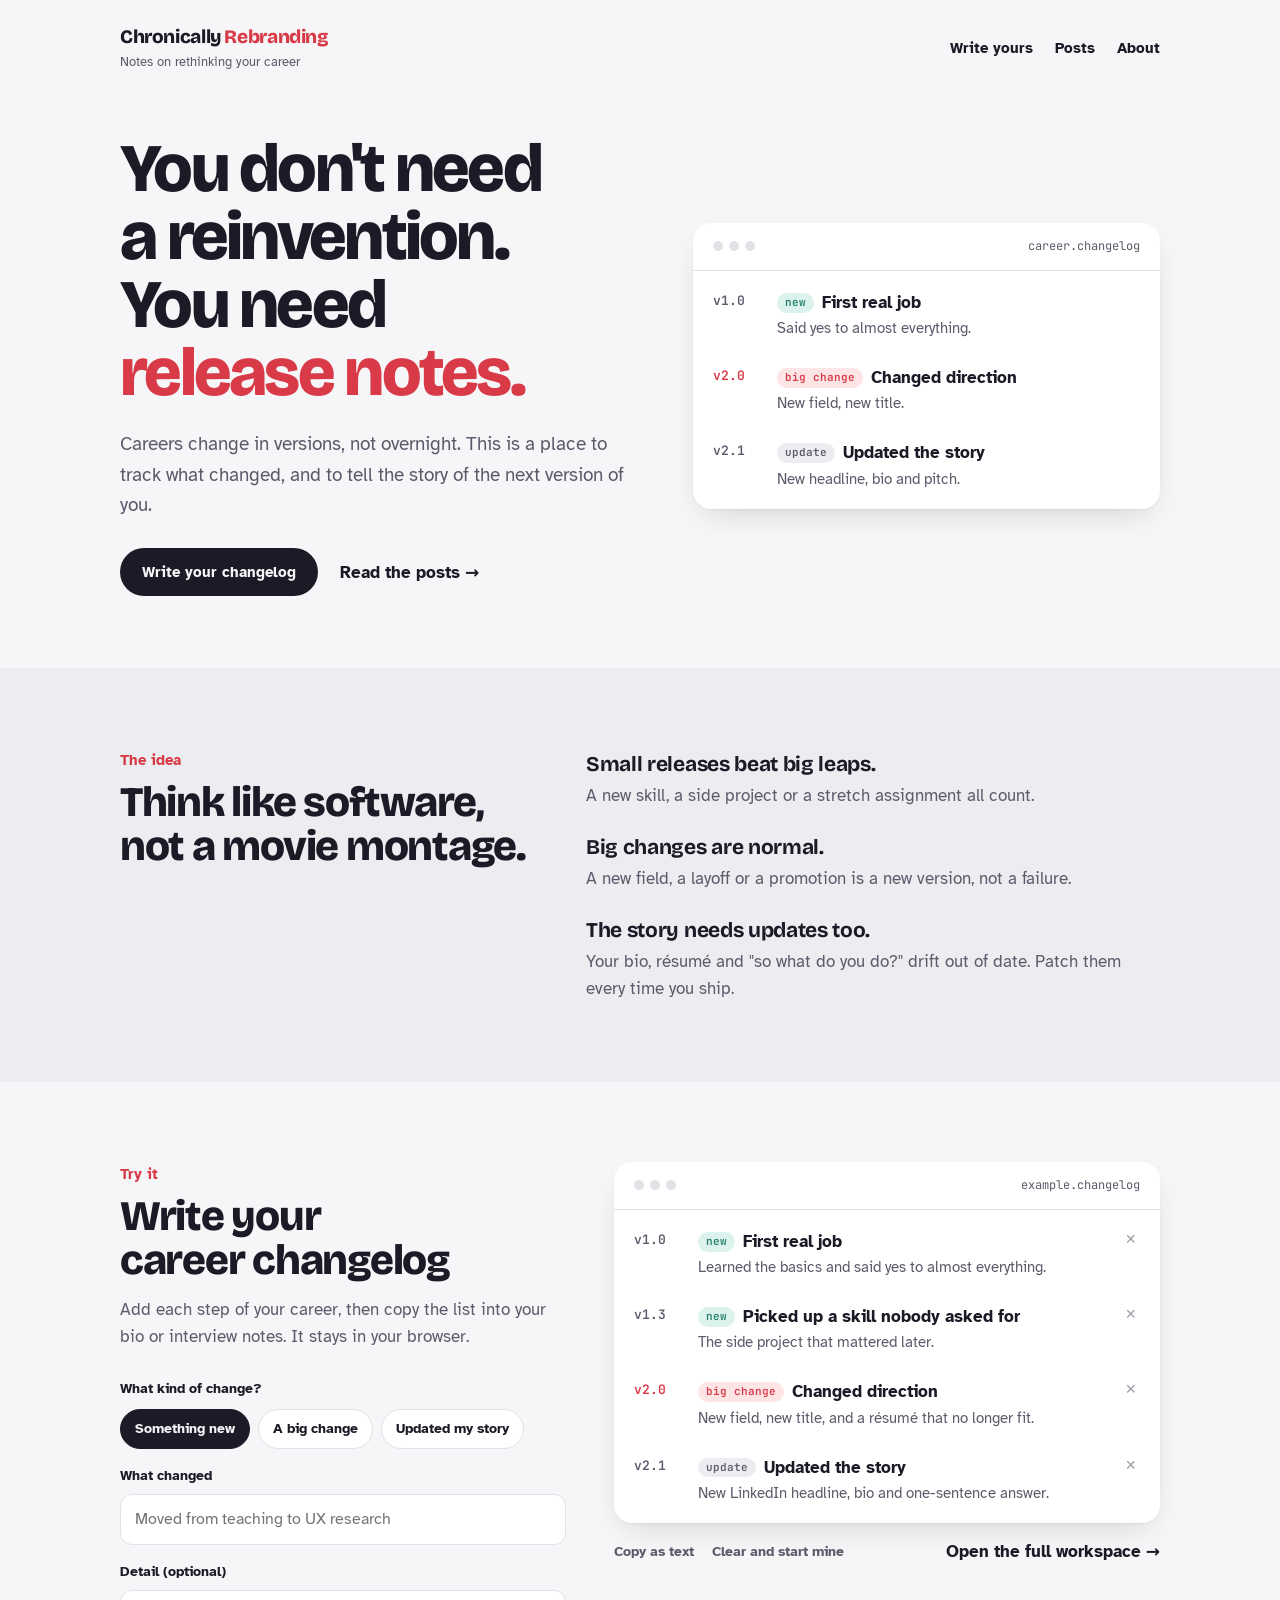
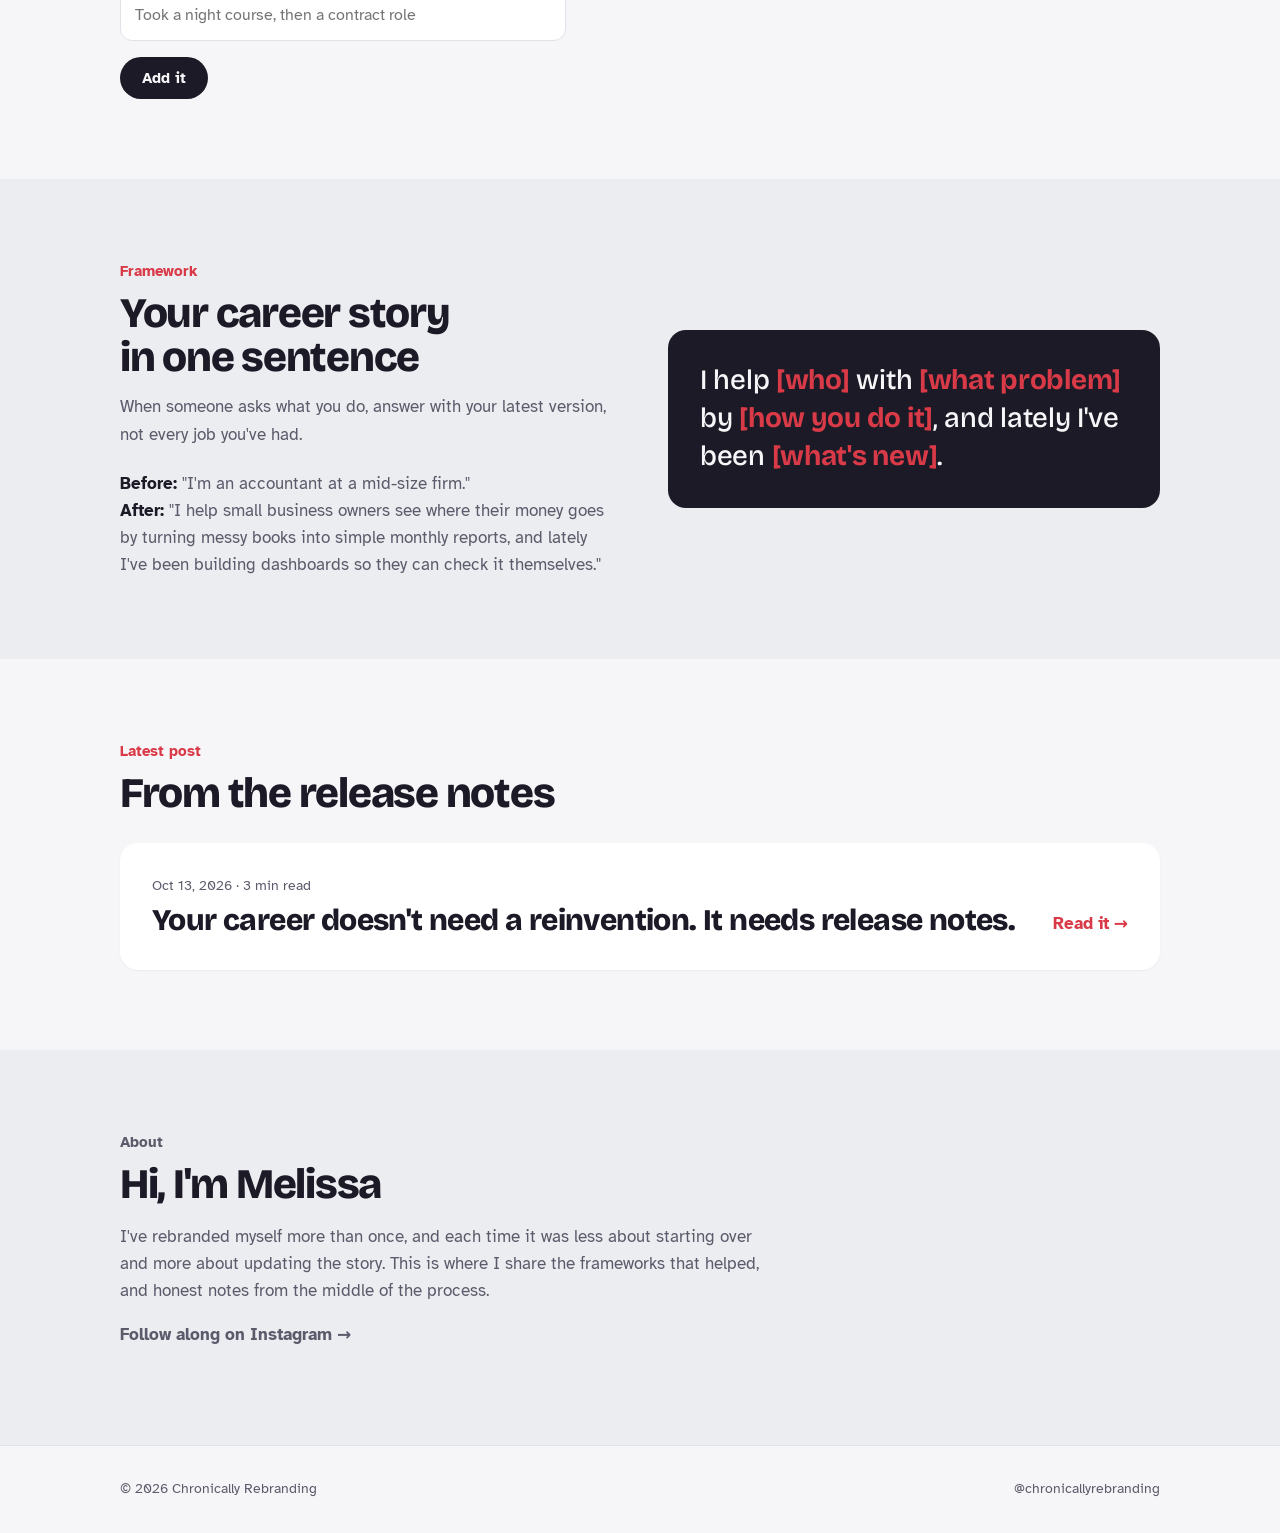
<file: index.html>
<!doctype html>
<html lang="en">
<head>
<meta charset="utf-8">
<meta name="viewport" content="width=device-width, initial-scale=1">
<title>Chronically Rebranding</title>
<meta name="description" content="Chronically Rebranding: notes on rethinking your career. You don't need a reinvention. You need release notes.">
<link rel="preconnect" href="https://fonts.googleapis.com">
<link rel="stylesheet" href="https://fonts.googleapis.com/css2?family=Bricolage+Grotesque:opsz,wght@12..96,500;12..96,800&family=Atkinson+Hyperlegible:wght@400;700&family=JetBrains+Mono:wght@400;600&display=swap">
<style>
/* Layout: calm two-column hero with the changelog as the visual, one quiet idea strip, the tool, the framework, latest post, short about. Spacing and soft bands instead of rules. */
:root {
  --paper: #f6f6f8;
  --band: #ecedf1;
  --card: #ffffff;
  --ink: #1b1a26;
  --muted: #5c5b6b;
  --line: #e1e1e8;
  --accent: #d93a47;
  --accent-soft: #fde4e5;
  --mint: #23806a;
  --mint-soft: #dcf2ec;
  --display: "Bricolage Grotesque", "Arial Black", system-ui, sans-serif;
  --body: "Atkinson Hyperlegible", system-ui, -apple-system, sans-serif;
  --mono: "JetBrains Mono", ui-monospace, Menlo, monospace;
}
@media (prefers-color-scheme: dark) {
  :root:not([data-theme="light"]) {
    --paper: #13131a; --band: #191922; --card: #20202b; --ink: #f1f0f5; --muted: #a9a8b8; --line: #2e2e3b;
    --accent: #ff6b74; --accent-soft: #3a1f24; --mint: #6fd1b4; --mint-soft: #16322b; color-scheme: dark;
  }
}
:root[data-theme="dark"] {
  --paper: #13131a; --band: #191922; --card: #20202b; --ink: #f1f0f5; --muted: #a9a8b8; --line: #2e2e3b;
  --accent: #ff6b74; --accent-soft: #3a1f24; --mint: #6fd1b4; --mint-soft: #16322b; color-scheme: dark;
}
* { box-sizing: border-box; }
body { margin: 0; background: var(--paper); color: var(--ink); font-family: var(--body); font-size: 17px; line-height: 1.6; }
a { color: inherit; }
a:focus-visible, button:focus-visible, input:focus-visible { outline: 3px solid var(--accent); outline-offset: 2px; border-radius: 6px; }
.wrap { max-width: 1080px; margin: 0 auto; padding-inline: 20px; }

header.site { padding-block: 22px; }
header.site .wrap { display: flex; flex-wrap: wrap; justify-content: space-between; align-items: center; gap: 12px 24px; }
.mark { font-family: var(--display); font-weight: 800; font-size: 19px; text-decoration: none; letter-spacing: -0.02em; }
.mark span { color: var(--accent); }
.tagline { display: block; font-size: 13px; color: var(--muted); }
nav ul { list-style: none; margin: 0; padding: 0; display: flex; gap: 22px; font-weight: 700; font-size: 15px; }
nav a { text-decoration: none; }
nav a:hover { color: var(--accent); }

.hero { padding-block: 40px 72px; }
.hero .wrap { display: grid; grid-template-columns: minmax(0, 1.05fr) minmax(0, 0.95fr); gap: 56px; align-items: center; }
h1 { font-family: var(--display); font-weight: 800; font-size: clamp(40px, 6vw, 68px); line-height: 1; letter-spacing: -0.04em; margin: 0 0 22px; text-wrap: balance; }
h1 em { font-style: normal; color: var(--accent); }
.lede { font-size: 19px; color: var(--muted); max-width: 30em; margin: 0 0 28px; }
.actions { display: flex; flex-wrap: wrap; align-items: center; gap: 12px 22px; }
.btn { text-decoration: none; font-weight: 700; padding: 12px 22px; border-radius: 999px; font-size: 15px; background: var(--ink); color: var(--paper); border: 0; font-family: var(--body); cursor: pointer; }
.btn:hover { background: var(--accent); }
.link { font-weight: 700; text-decoration: none; }
.link:hover { color: var(--accent); }

/* the changelog card, used in hero and tool */
.log { background: var(--card); border-radius: 18px; box-shadow: 0 1px 2px rgba(20,20,40,.05), 0 12px 32px -12px rgba(20,20,40,.18); overflow: hidden; }
.log-head { display: flex; justify-content: space-between; align-items: center; gap: 10px; padding: 14px 20px; font-family: var(--mono); font-size: 12px; color: var(--muted); border-bottom: 1px solid var(--line); }
.dots { display: flex; gap: 6px; }
.dots i { width: 10px; height: 10px; border-radius: 50%; background: var(--line); display: block; }
.log ol { list-style: none; margin: 0; padding: 6px 0; }
.log li { display: grid; grid-template-columns: 52px minmax(0, 1fr) auto; gap: 12px; padding: 12px 20px; align-items: start; }
.v { font-family: var(--mono); font-size: 13px; font-weight: 600; color: var(--muted); padding-top: 2px; }
.log li.major .v { color: var(--accent); }
.t { font-weight: 700; display: block; overflow-wrap: anywhere; }
.d { color: var(--muted); font-size: 15px; display: block; overflow-wrap: anywhere; }
.chip { display: inline-block; font-family: var(--mono); font-size: 11px; padding: 1px 8px; border-radius: 999px; margin-right: 8px; vertical-align: 2px; font-weight: 600; }
.chip.new { background: var(--mint-soft); color: var(--mint); }
.chip.big { background: var(--accent-soft); color: var(--accent); }
.chip.fix { background: var(--band); color: var(--muted); }
.rm { border: 0; background: none; color: var(--muted); cursor: pointer; font-size: 18px; line-height: 1; padding: 2px 4px; opacity: .6; }
.rm:hover { opacity: 1; color: var(--accent); }
.empty { padding: 28px 20px; color: var(--muted); display: block !important; }

section { padding-block: 80px; }
.band { background: var(--band); }
.eyebrow { font-weight: 700; color: var(--accent); margin: 0 0 8px; font-size: 15px; }
h2 { font-family: var(--display); font-weight: 800; font-size: clamp(30px, 4vw, 42px); line-height: 1.05; letter-spacing: -0.03em; margin: 0 0 14px; text-wrap: balance; }
.sub { color: var(--muted); max-width: 34em; margin: 0; }

.idea { display: grid; grid-template-columns: minmax(0, 1fr) minmax(0, 1.4fr); gap: 56px; align-items: start; }
.points { display: grid; gap: 22px; margin: 0; padding: 0; list-style: none; }
.points strong { display: block; font-family: var(--display); font-size: 21px; letter-spacing: -0.015em; }
.points span { color: var(--muted); }

.tool { display: grid; grid-template-columns: minmax(0, 0.9fr) minmax(0, 1.1fr); gap: 48px; align-items: start; }
.form { display: grid; gap: 16px; margin-top: 28px; }
.types { display: flex; flex-wrap: wrap; gap: 8px; border: 0; padding: 0; margin: 0; }
.types legend { font-weight: 700; font-size: 14px; margin-bottom: 8px; padding: 0; }
.types input { position: absolute; opacity: 0; pointer-events: none; }
.types label { padding: 8px 14px; border-radius: 999px; background: var(--card); border: 1px solid var(--line); font-size: 14px; font-weight: 700; cursor: pointer; }
.types input:checked + label { background: var(--ink); color: var(--paper); border-color: var(--ink); }
.types input:focus-visible + label { outline: 3px solid var(--accent); outline-offset: 2px; }
.field { display: grid; gap: 6px; font-weight: 700; font-size: 14px; }
.field input { font: inherit; font-weight: 400; font-size: 16px; padding: 12px 14px; border: 1px solid var(--line); border-radius: 12px; background: var(--card); color: var(--ink); width: 100%; }
.tool-actions { display: flex; flex-wrap: wrap; gap: 10px 18px; align-items: center; }
.ghost { background: none; border: 0; font: inherit; font-weight: 700; font-size: 14px; color: var(--muted); cursor: pointer; padding: 4px 0; }
.ghost:hover { color: var(--accent); }
.status { font-size: 14px; color: var(--mint); min-height: 1.4em; margin: 0; }

.story { display: grid; grid-template-columns: minmax(0, 1fr) minmax(0, 1fr); gap: 56px; align-items: center; }
.template { background: var(--ink); color: var(--paper); border-radius: 18px; padding: 32px; font-family: var(--display); font-weight: 500; font-size: clamp(22px, 2.6vw, 28px); line-height: 1.35; letter-spacing: -0.01em; }
.template b { color: var(--accent); }
.example { margin: 22px 0 0; color: var(--muted); }
.example strong { color: var(--ink); }

.post-card { display: grid; grid-template-columns: minmax(0, 1fr) auto; gap: 24px; align-items: end; text-decoration: none; background: var(--card); border-radius: 18px; padding: 32px; margin-top: 28px; box-shadow: 0 1px 2px rgba(20,20,40,.05); }
.post-card:hover h3 { color: var(--accent); }
.post-card .meta { font-size: 14px; color: var(--muted); margin: 0 0 6px; }
.post-card h3 { font-family: var(--display); font-weight: 800; font-size: clamp(22px, 3vw, 30px); letter-spacing: -0.02em; line-height: 1.15; margin: 0; }
.post-card .go { font-weight: 700; color: var(--accent); white-space: nowrap; }

.about { max-width: 640px; }
.about p { color: var(--muted); }

footer { padding-block: 32px; font-size: 14px; color: var(--muted); border-top: 1px solid var(--line); }
footer .wrap { display: flex; flex-wrap: wrap; justify-content: space-between; gap: 10px; }

@media (max-width: 860px) {
  .hero .wrap, .idea, .tool, .story { grid-template-columns: minmax(0, 1fr); gap: 36px; }
  section { padding-block: 56px; }
  .hero { padding-block: 24px 56px; }
}
@media (max-width: 520px) {
  .post-card { grid-template-columns: minmax(0, 1fr); padding: 24px; }
  .log li { grid-template-columns: 44px minmax(0, 1fr) auto; padding: 12px 16px; }
  nav ul { gap: 16px; }
}
</style>
<meta property="og:title" content="Chronically Rebranding">
<meta property="og:description" content="Notes on rethinking your career.">
</head>
<body>
<header class="site">
  <div class="wrap">
    <div><a class="mark" href="#top">Chronically <span>Rebranding</span></a><span class="tagline">Notes on rethinking your career</span></div>
    <nav aria-label="Main">
      <ul>
        <li><a href="/write/">Write yours</a></li>
        <li><a href="/posts/">Posts</a></li>
        <li><a href="#about">About</a></li>
      </ul>
    </nav>
  </div>
</header>

<main id="top">
  <div class="hero">
    <div class="wrap">
      <div>
        <h1>You don't need a reinvention. You need <em>release notes.</em></h1>
        <p class="lede">Careers change in versions, not overnight. This is a place to track what changed, and to tell the story of the next version of you.</p>
        <div class="actions">
          <a class="btn" href="#changelog">Write your changelog</a>
          <a class="link" href="/posts/">Read the posts →</a>
        </div>
      </div>
      <div class="log" aria-hidden="true">
        <div class="log-head"><span class="dots"><i></i><i></i><i></i></span><span>career.changelog</span></div>
        <ol>
          <li><span class="v">v1.0</span><div><span class="t"><span class="chip new">new</span>First real job</span><span class="d">Said yes to almost everything.</span></div><span></span></li>
          <li class="major"><span class="v">v2.0</span><div><span class="t"><span class="chip big">big change</span>Changed direction</span><span class="d">New field, new title.</span></div><span></span></li>
          <li><span class="v">v2.1</span><div><span class="t"><span class="chip fix">update</span>Updated the story</span><span class="d">New headline, bio and pitch.</span></div><span></span></li>
        </ol>
      </div>
    </div>
  </div>

  <section class="band" aria-labelledby="idea-h">
    <div class="wrap idea">
      <div>
        <p class="eyebrow">The idea</p>
        <h2 id="idea-h">Think like software, not a movie montage.</h2>
      </div>
      <ul class="points">
        <li><strong>Small releases beat big leaps.</strong><span>A new skill, a side project or a stretch assignment all count.</span></li>
        <li><strong>Big changes are normal.</strong><span>A new field, a layoff or a promotion is a new version, not a failure.</span></li>
        <li><strong>The story needs updates too.</strong><span>Your bio, résumé and "so what do you do?" drift out of date. Patch them every time you ship.</span></li>
      </ul>
    </div>
  </section>

  <section id="changelog" aria-labelledby="log-h">
    <div class="wrap tool">
      <div>
        <p class="eyebrow">Try it</p>
        <h2 id="log-h">Write your career changelog</h2>
        <p class="sub">Add each step of your career, then copy the list into your bio or interview notes. It stays in your browser.</p>
        <form class="form" id="entry-form">
          <fieldset class="types">
            <legend>What kind of change?</legend>
            <input type="radio" name="type" id="t-new" value="new" checked><label for="t-new">Something new</label>
            <input type="radio" name="type" id="t-big" value="big"><label for="t-big">A big change</label>
            <input type="radio" name="type" id="t-fix" value="fix"><label for="t-fix">Updated my story</label>
          </fieldset>
          <label class="field" for="f-title">What changed
            <input id="f-title" name="title" placeholder="Moved from teaching to UX research" required autocomplete="off">
          </label>
          <label class="field" for="f-note">Detail (optional)
            <input id="f-note" name="note" placeholder="Took a night course, then a contract role" autocomplete="off">
          </label>
          <div class="tool-actions">
            <button class="btn" type="submit">Add it</button>
            <p class="status" id="status" role="status"></p>
          </div>
        </form>
      </div>
      <div>
        <div class="log" aria-live="polite">
          <div class="log-head"><span class="dots"><i></i><i></i><i></i></span><span id="log-name">example.changelog</span></div>
          <ol id="log-list"></ol>
        </div>
        <div class="tool-actions" style="margin-top:14px">
          <button class="ghost" type="button" id="copy-btn">Copy as text</button>
          <button class="ghost" type="button" id="clear-btn">Clear and start mine</button>
          <a class="link" href="/write/" style="margin-left:auto">Open the full workspace →</a>
        </div>
      </div>
    </div>
  </section>

  <section class="band" aria-labelledby="story-h">
    <div class="wrap story">
      <div>
        <p class="eyebrow">Framework</p>
        <h2 id="story-h">Your career story in one sentence</h2>
        <p class="sub">When someone asks what you do, answer with your latest version, not every job you've had.</p>
        <p class="example"><strong>Before:</strong> "I'm an accountant at a mid-size firm."<br><strong>After:</strong> "I help small business owners see where their money goes by turning messy books into simple monthly reports, and lately I've been building dashboards so they can check it themselves."</p>
      </div>
      <div class="template">I help <b>[who]</b> with <b>[what problem]</b> by <b>[how you do it]</b>, and lately I've been <b>[what's new]</b>.</div>
    </div>
  </section>

  <section aria-labelledby="posts-h">
    <div class="wrap">
      <p class="eyebrow">Latest post</p>
      <h2 id="posts-h">From the release notes</h2>
      <a class="post-card" href="/posts/release-notes/">
        <div><p class="meta">Oct 13, 2026 · 3 min read</p><h3>Your career doesn't need a reinvention. It needs release notes.</h3></div>
        <span class="go">Read it →</span>
      </a>
    </div>
  </section>

  <section class="band" id="about" aria-labelledby="about-h">
    <div class="wrap">
      <div class="about">
        <p class="eyebrow">About</p>
        <h2 id="about-h">Hi, I'm Melissa</h2>
        <p>I've rebranded myself more than once, and each time it was less about starting over and more about updating the story. This is where I share the frameworks that helped, and honest notes from the middle of the process.</p>
        <p><a class="link" href="https://www.instagram.com/chronicallyrebranding/" rel="noopener">Follow along on Instagram →</a></p>
      </div>
    </div>
  </section>
</main>

<footer>
  <div class="wrap">
    <span>© 2026 Chronically Rebranding</span>
    <span>@chronicallyrebranding</span>
  </div>
</footer>

<script>
(function () {
  var KEY = "cr-changelog-v1";
  var sample = [
    { version: "v1.0", type: "new", title: "First real job", note: "Learned the basics and said yes to almost everything." },
    { version: "v1.3", type: "new", title: "Picked up a skill nobody asked for", note: "The side project that mattered later." },
    { version: "v2.0", type: "big", title: "Changed direction", note: "New field, new title, and a résumé that no longer fit." },
    { version: "v2.1", type: "fix", title: "Updated the story", note: "New LinkedIn headline, bio and one-sentence answer." }
  ];
  var labels = { "new": "new", "big": "big change", "fix": "update" };
  var entries = null, isSample = true;
  try {
    var saved = JSON.parse(localStorage.getItem(KEY) || "null");
    if (saved && Array.isArray(saved.entries)) { entries = saved.entries; isSample = false; }
  } catch (e) {}
  if (!entries) entries = sample.slice();

  var list = document.getElementById("log-list");
  var logName = document.getElementById("log-name");
  var status = document.getElementById("status");

  function save() {
    if (isSample) return;
    try { localStorage.setItem(KEY, JSON.stringify({ entries: entries })); } catch (e) {}
  }
  function el(tagName, cls, text) {
    var n = document.createElement(tagName);
    if (cls) n.className = cls;
    if (text != null) n.textContent = text;
    return n;
  }
  function render() {
    logName.textContent = isSample ? "example.changelog" : "my-career.changelog";
    list.innerHTML = "";
    if (!entries.length) {
      list.appendChild(el("li", "empty", "Nothing here yet. Add your first version."));
      return;
    }
    entries.forEach(function (e, i) {
      var li = el("li", e.type === "big" ? "major" : "");
      li.appendChild(el("span", "v", e.version || "v?"));
      var body = el("div");
      var t = el("span", "t");
      t.appendChild(el("span", "chip " + e.type, labels[e.type] || "new"));
      t.appendChild(document.createTextNode(e.title));
      body.appendChild(t);
      if (e.note) body.appendChild(el("span", "d", e.note));
      li.appendChild(body);
      var rm = el("button", "rm", "×");
      rm.type = "button";
      rm.setAttribute("aria-label", "Remove " + e.title);
      rm.addEventListener("click", function () {
        isSample = false; entries.splice(i, 1); save(); render();
      });
      li.appendChild(rm);
      list.appendChild(li);
    });
  }
  function nextVersion(type) {
    var last = entries.length ? entries[entries.length - 1].version : "";
    var m = /v?(\d+)\.(\d+)/.exec(last || "");
    if (!m) return "v1.0";
    var maj = +m[1], min = +m[2];
    return type === "big" ? "v" + (maj + 1) + ".0" : "v" + maj + "." + (min + 1);
  }

  document.getElementById("entry-form").addEventListener("submit", function (ev) {
    ev.preventDefault();
    var f = ev.target.elements;
    var title = f.title.value.trim();
    if (!title) { status.textContent = "Add what changed first."; return; }
    if (isSample) { entries = []; isSample = false; }
    var type = f.type.value;
    entries.push({ version: nextVersion(type), type: type, title: title, note: f.note.value.trim() });
    save(); render();
    f.title.value = ""; f.note.value = ""; document.getElementById("t-new").checked = true;
    status.textContent = "Added.";
    f.title.focus();
  });
  document.getElementById("clear-btn").addEventListener("click", function () {
    entries = []; isSample = false; save(); render();
    status.textContent = "Cleared. Add your first version.";
    document.getElementById("f-title").focus();
  });
  document.getElementById("copy-btn").addEventListener("click", function () {
    var text = entries.map(function (e) {
      return e.version + " [" + (labels[e.type] || "new") + "] " + e.title + (e.note ? " - " + e.note : "");
    }).join("\n");
    if (!text) { status.textContent = "Nothing to copy yet."; return; }
    try {
      navigator.clipboard.writeText(text).then(function () { status.textContent = "Copied."; },
        function () { status.textContent = "Copy didn't work here. Select the list and copy it instead."; });
    } catch (e) { status.textContent = "Copy didn't work here. Select the list and copy it instead."; }
  });
  render();
})();
</script>

</body>
</html>
</file>
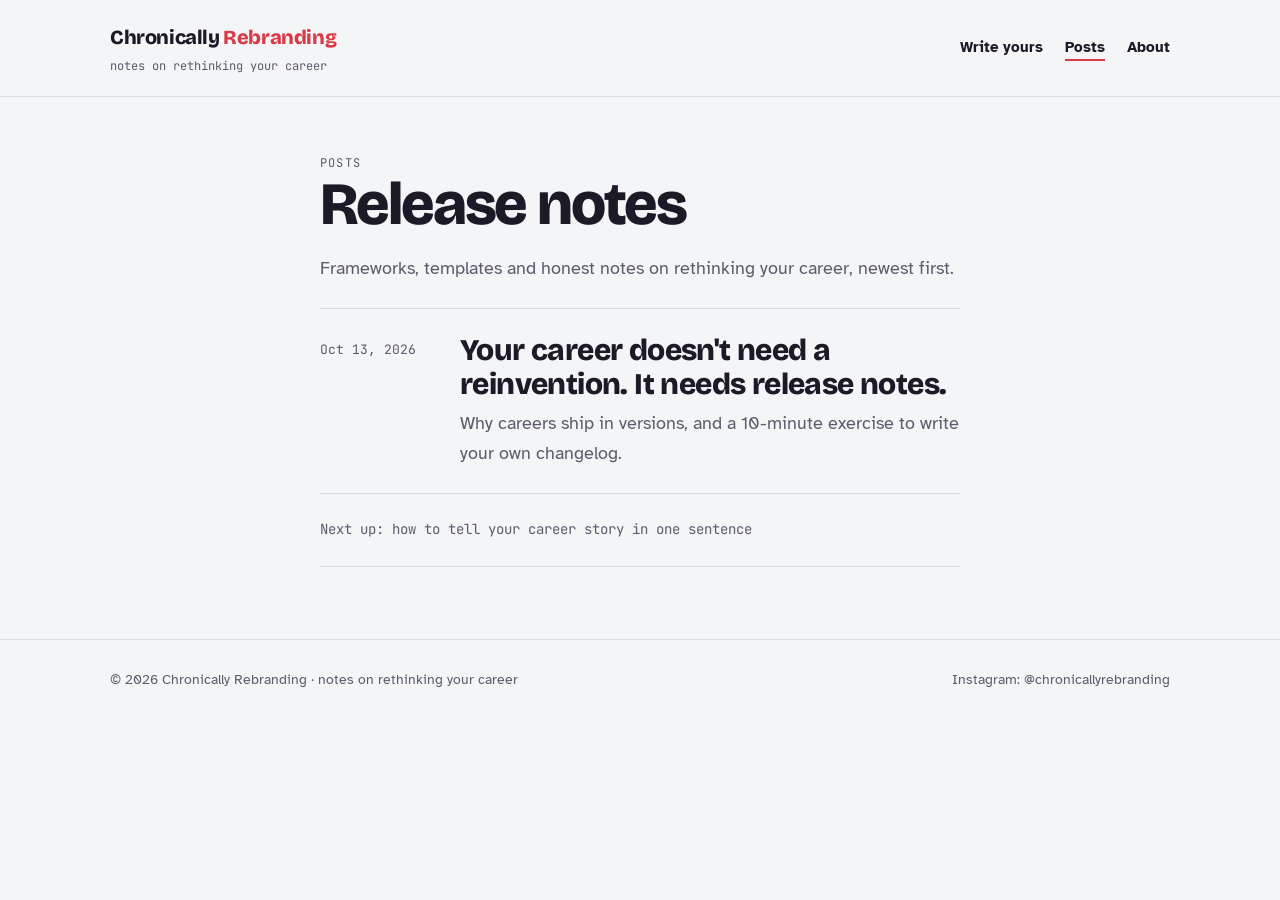
<file: posts/index.html>
<!doctype html>
<html lang="en">
<head>
<meta charset="utf-8">
<meta name="viewport" content="width=device-width, initial-scale=1">
<title>Posts · Chronically Rebranding</title>
<meta name="description" content="Every post on Chronically Rebranding: notes on rethinking your career.">
<link rel="preconnect" href="https://fonts.googleapis.com">
<link rel="stylesheet" href="https://fonts.googleapis.com/css2?family=Bricolage+Grotesque:opsz,wght@12..96,500;12..96,800&family=Atkinson+Hyperlegible:wght@400;700&family=JetBrains+Mono:wght@400;600&display=swap">
<link rel="stylesheet" href="/posts/post.css">
</head>
<body>
<header class="site">
  <div class="wrap">
    <div class="brand-block"><a class="mark" href="/">Chronically <span>Rebranding</span></a><span class="tagline">notes on rethinking your career</span></div>
    <nav aria-label="Main">
      <ul>
        <li><a href="/write/">Write yours</a></li>
        <li><a href="/posts/" aria-current="page">Posts</a></li>
        <li><a href="/#about">About</a></li>
      </ul>
    </nav>
  </div>
</header>
<main class="narrow">
  <div class="list-head">
    <p class="label">Posts</p>
    <h1>Release notes</h1>
    <p>Frameworks, templates and honest notes on rethinking your career, newest first.</p>
  </div>
  <ul class="posts">
    <li><a href="/posts/release-notes/"><time datetime="2026-10-13">Oct 13, 2026</time><div><h2>Your career doesn't need a reinvention. It needs release notes.</h2><p>Why careers ship in versions, and a 10-minute exercise to write your own changelog.</p></div></a></li>
    <li class="soon">Next up: how to tell your career story in one sentence</li>
  </ul>
</main>
<footer>
  <div class="wrap">
    <span>© 2026 Chronically Rebranding · notes on rethinking your career</span>
    <span>Instagram: @chronicallyrebranding</span>
  </div>
</footer>
</body>
</html>
</file>
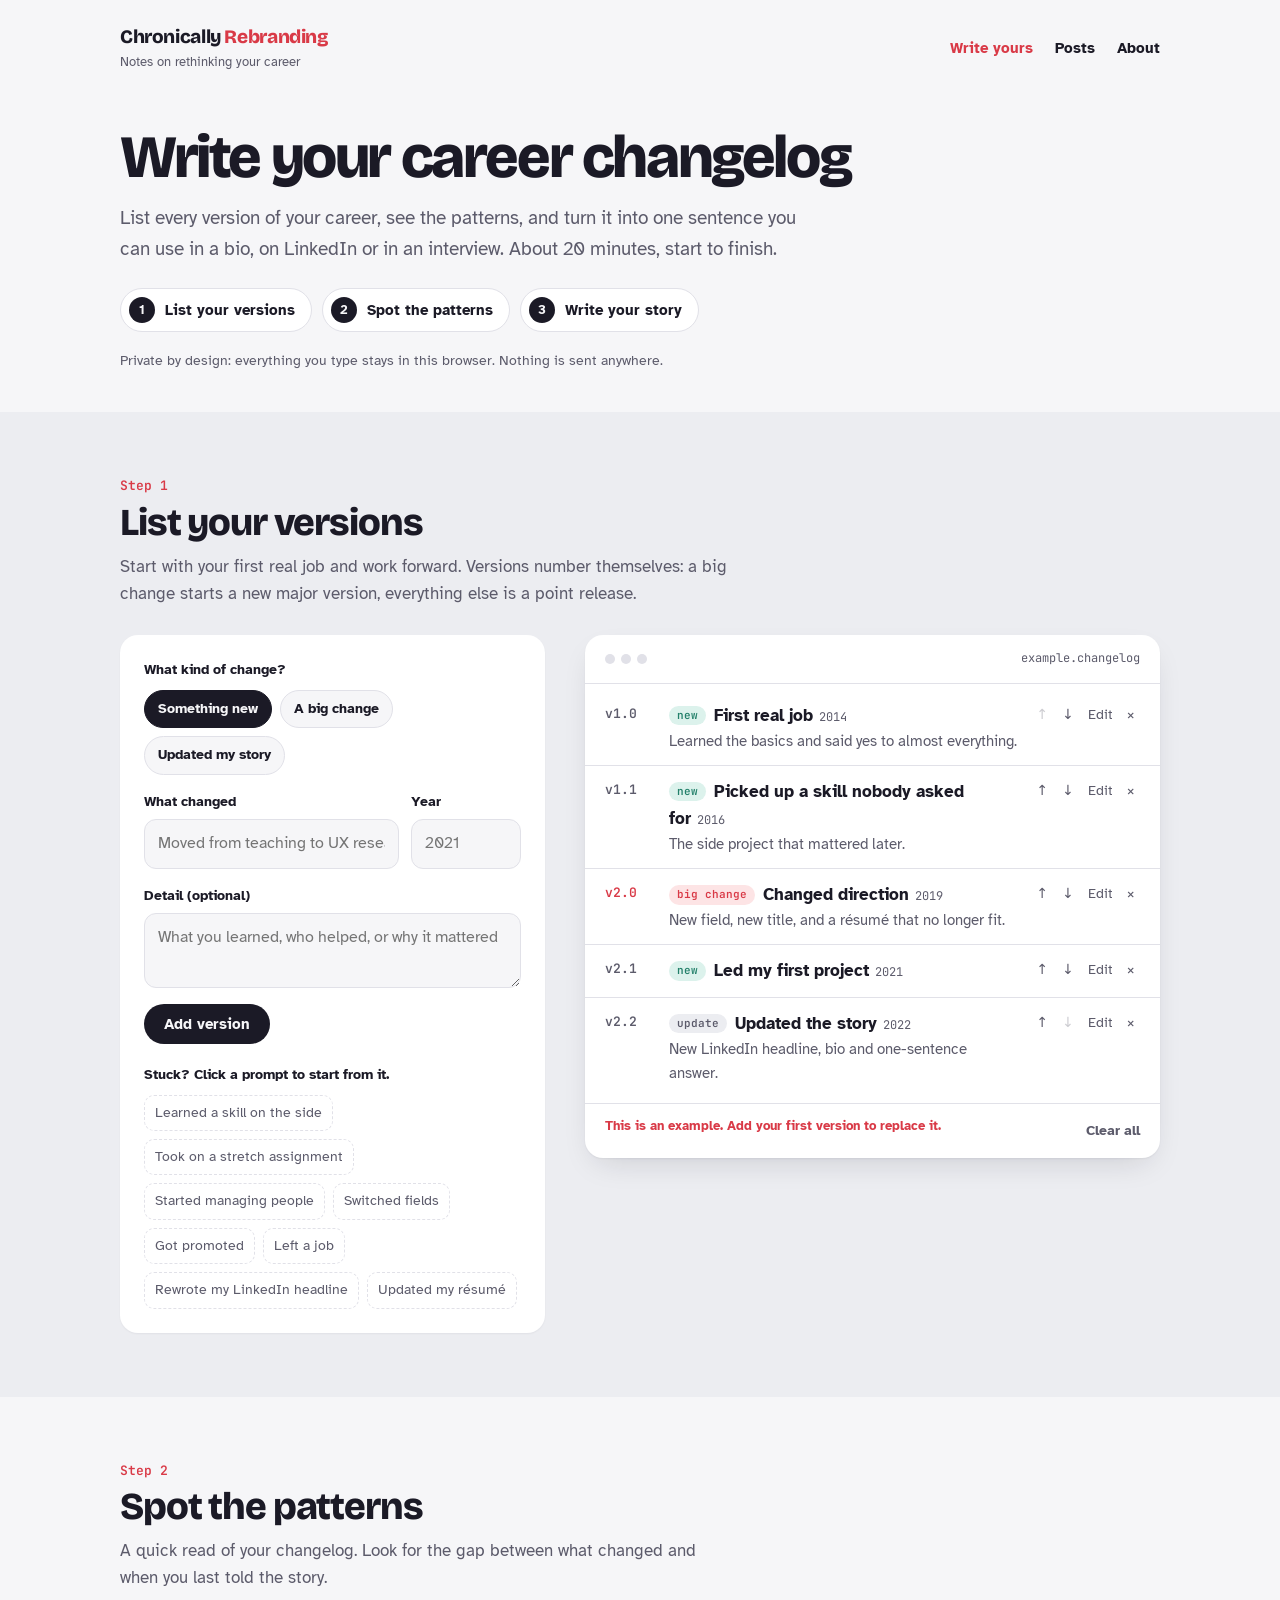
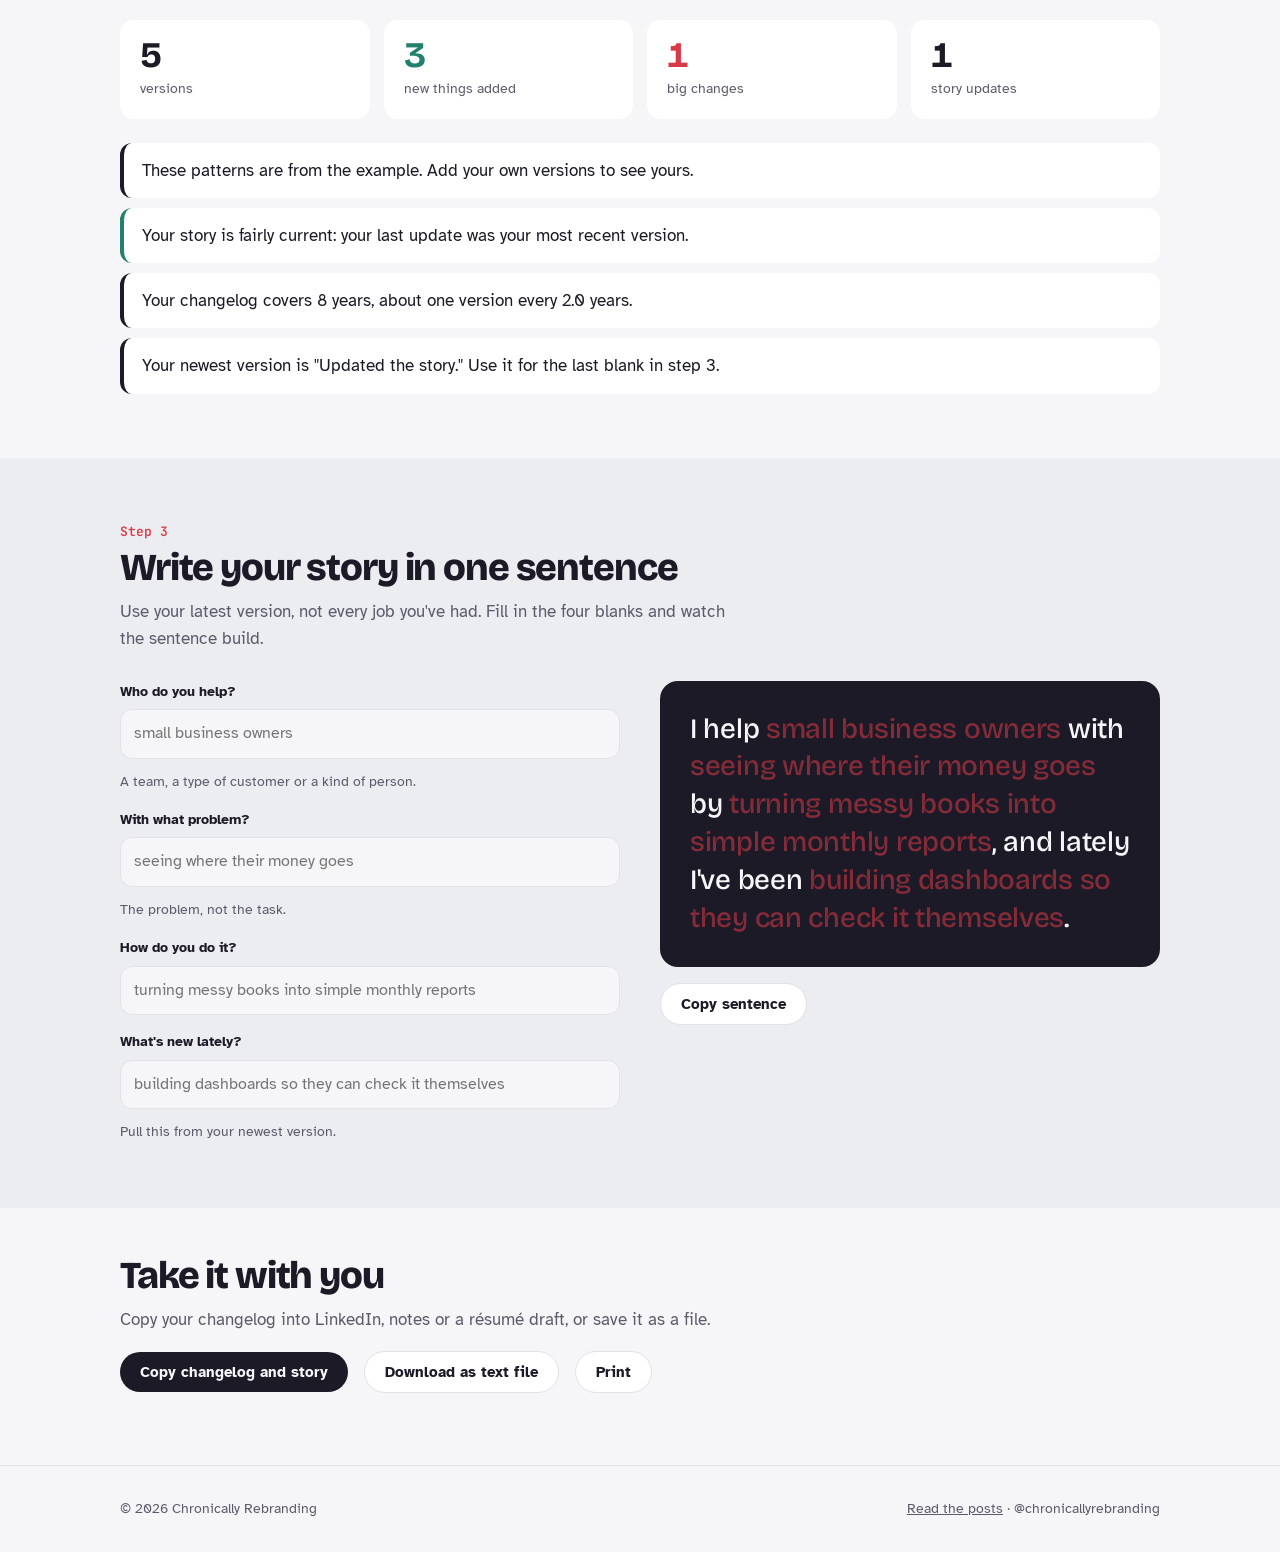
<file: write/index.html>
<!doctype html>
<html lang="en">
<head>
<meta charset="utf-8">
<meta name="viewport" content="width=device-width, initial-scale=1">
<title>Write your career changelog · Chronically Rebranding</title>
<meta name="description" content="A free, private workspace to list every version of your career, spot the patterns, and turn it into a one-sentence story.">
<link rel="preconnect" href="https://fonts.googleapis.com">
<link rel="stylesheet" href="https://fonts.googleapis.com/css2?family=Bricolage+Grotesque:opsz,wght@12..96,500;12..96,800&family=Atkinson+Hyperlegible:wght@400;700&family=JetBrains+Mono:wght@400;600&display=swap">
<style>
/* Layout: workspace page. Three steps down the page: list versions (form + live log), spot patterns (stats + nudges), write the story (sentence builder). Export bar at the end. */
:root {
  --paper: #f6f6f8;
  --band: #ecedf1;
  --card: #ffffff;
  --ink: #1b1a26;
  --muted: #5c5b6b;
  --line: #e1e1e8;
  --accent: #d93a47;
  --accent-soft: #fde4e5;
  --mint: #23806a;
  --mint-soft: #dcf2ec;
  --display: "Bricolage Grotesque", "Arial Black", system-ui, sans-serif;
  --body: "Atkinson Hyperlegible", system-ui, -apple-system, sans-serif;
  --mono: "JetBrains Mono", ui-monospace, Menlo, monospace;
}
@media (prefers-color-scheme: dark) {
  :root:not([data-theme="light"]) {
    --paper: #13131a; --band: #191922; --card: #20202b; --ink: #f1f0f5; --muted: #a9a8b8; --line: #2e2e3b;
    --accent: #ff6b74; --accent-soft: #3a1f24; --mint: #6fd1b4; --mint-soft: #16322b; color-scheme: dark;
  }
}
:root[data-theme="dark"] {
  --paper: #13131a; --band: #191922; --card: #20202b; --ink: #f1f0f5; --muted: #a9a8b8; --line: #2e2e3b;
  --accent: #ff6b74; --accent-soft: #3a1f24; --mint: #6fd1b4; --mint-soft: #16322b; color-scheme: dark;
}
* { box-sizing: border-box; }
body { margin: 0; background: var(--paper); color: var(--ink); font-family: var(--body); font-size: 17px; line-height: 1.6; }
a { color: inherit; }
a:focus-visible, button:focus-visible, input:focus-visible, textarea:focus-visible { outline: 3px solid var(--accent); outline-offset: 2px; border-radius: 6px; }
.wrap { max-width: 1080px; margin: 0 auto; padding-inline: 20px; }

header.site { padding-block: 22px; }
header.site .wrap { display: flex; flex-wrap: wrap; justify-content: space-between; align-items: center; gap: 12px 24px; }
.mark { font-family: var(--display); font-weight: 800; font-size: 19px; text-decoration: none; letter-spacing: -0.02em; }
.mark span { color: var(--accent); }
.tagline { display: block; font-size: 13px; color: var(--muted); }
nav ul { list-style: none; margin: 0; padding: 0; display: flex; gap: 22px; font-weight: 700; font-size: 15px; }
nav a { text-decoration: none; }
nav a:hover, nav a[aria-current="page"] { color: var(--accent); }

.intro { padding-block: 32px 40px; }
h1 { font-family: var(--display); font-weight: 800; font-size: clamp(36px, 5.5vw, 60px); line-height: 1; letter-spacing: -0.04em; margin: 0 0 16px; text-wrap: balance; }
.lede { font-size: 19px; color: var(--muted); max-width: 36em; margin: 0 0 24px; }
.steps-nav { display: flex; flex-wrap: wrap; gap: 10px; list-style: none; margin: 0; padding: 0; }
.steps-nav a { display: flex; align-items: center; gap: 10px; text-decoration: none; background: var(--card); border: 1px solid var(--line); border-radius: 999px; padding: 8px 16px 8px 8px; font-weight: 700; font-size: 15px; }
.steps-nav a:hover { border-color: var(--accent); }
.steps-nav b { display: grid; place-items: center; width: 26px; height: 26px; border-radius: 50%; background: var(--ink); color: var(--paper); font-size: 13px; }
.privacy { font-size: 14px; color: var(--muted); margin: 18px 0 0; }

section.step { padding-block: 64px; }
.band { background: var(--band); }
.step-label { font-family: var(--mono); font-size: 13px; color: var(--accent); font-weight: 600; margin: 0 0 6px; }
h2 { font-family: var(--display); font-weight: 800; font-size: clamp(28px, 3.6vw, 38px); line-height: 1.05; letter-spacing: -0.03em; margin: 0 0 10px; }
.sub { color: var(--muted); max-width: 36em; margin: 0 0 28px; }

/* step 1 */
.grid1 { display: grid; grid-template-columns: minmax(0, 0.85fr) minmax(0, 1.15fr); gap: 40px; align-items: start; }
.panel { background: var(--card); border-radius: 18px; padding: 24px; box-shadow: 0 1px 2px rgba(20,20,40,.05); }
.form { display: grid; gap: 16px; }
.types { display: flex; flex-wrap: wrap; gap: 8px; border: 0; padding: 0; margin: 0; }
.types legend { font-weight: 700; font-size: 14px; margin-bottom: 8px; padding: 0; }
.types input { position: absolute; opacity: 0; pointer-events: none; }
.types label { padding: 7px 13px; border-radius: 999px; background: var(--paper); border: 1px solid var(--line); font-size: 14px; font-weight: 700; cursor: pointer; }
.types input:checked + label { background: var(--ink); color: var(--paper); border-color: var(--ink); }
.types input:focus-visible + label { outline: 3px solid var(--accent); outline-offset: 2px; }
.field { display: grid; gap: 6px; font-weight: 700; font-size: 14px; }
.field input, .field textarea { font: inherit; font-weight: 400; font-size: 16px; padding: 11px 13px; border: 1px solid var(--line); border-radius: 12px; background: var(--paper); color: var(--ink); width: 100%; }
.field textarea { resize: vertical; min-height: 64px; }
.row2 { display: grid; grid-template-columns: minmax(0, 1fr) 110px; gap: 12px; }
.actions { display: flex; flex-wrap: wrap; gap: 10px 16px; align-items: center; }
.btn { text-decoration: none; font-weight: 700; padding: 11px 20px; border-radius: 999px; font-size: 15px; background: var(--ink); color: var(--paper); border: 0; font-family: var(--body); cursor: pointer; }
.btn:hover { background: var(--accent); }
.btn.alt { background: var(--card); color: var(--ink); border: 1px solid var(--line); }
.btn.alt:hover { border-color: var(--accent); color: var(--accent); background: var(--card); }
.ghost { background: none; border: 0; font: inherit; font-weight: 700; font-size: 14px; color: var(--muted); cursor: pointer; padding: 4px 0; }
.ghost:hover { color: var(--accent); }
.status { font-size: 14px; color: var(--mint); min-height: 1.4em; margin: 0; }

.prompts { margin-top: 20px; }
.prompts p { font-weight: 700; font-size: 14px; margin: 0 0 8px; }
.prompt-list { display: flex; flex-wrap: wrap; gap: 8px; }
.prompt-list button { font: inherit; font-size: 14px; text-align: left; background: none; border: 1px dashed var(--line); color: var(--muted); border-radius: 10px; padding: 6px 10px; cursor: pointer; }
.prompt-list button:hover { border-color: var(--accent); color: var(--ink); }

.log { background: var(--card); border-radius: 18px; box-shadow: 0 1px 2px rgba(20,20,40,.05), 0 12px 32px -12px rgba(20,20,40,.18); overflow: hidden; }
.log-head { display: flex; justify-content: space-between; align-items: center; gap: 10px; padding: 14px 20px; font-family: var(--mono); font-size: 12px; color: var(--muted); border-bottom: 1px solid var(--line); }
.dots { display: flex; gap: 6px; }
.dots i { width: 10px; height: 10px; border-radius: 50%; background: var(--line); display: block; }
.log ol { list-style: none; margin: 0; padding: 6px 0; }
.log li { display: grid; grid-template-columns: 52px minmax(0, 1fr) auto; gap: 12px; padding: 12px 20px; align-items: start; border-bottom: 1px solid var(--line); }
.log li:last-child { border-bottom: 0; }
.v { font-family: var(--mono); font-size: 13px; font-weight: 600; color: var(--muted); padding-top: 2px; }
.log li.major .v { color: var(--accent); }
.t { font-weight: 700; display: block; overflow-wrap: anywhere; }
.d { color: var(--muted); font-size: 15px; display: block; overflow-wrap: anywhere; }
.yr { font-family: var(--mono); font-size: 12px; color: var(--muted); margin-left: 6px; font-weight: 400; }
.chip { display: inline-block; font-family: var(--mono); font-size: 11px; padding: 1px 8px; border-radius: 999px; margin-right: 8px; vertical-align: 2px; font-weight: 600; }
.chip.new { background: var(--mint-soft); color: var(--mint); }
.chip.big { background: var(--accent-soft); color: var(--accent); }
.chip.fix { background: var(--band); color: var(--muted); }
.tools { display: flex; gap: 2px; }
.tools button { border: 0; background: none; color: var(--muted); cursor: pointer; font-size: 14px; line-height: 1; padding: 6px; border-radius: 6px; font-family: var(--body); }
.tools button:hover:not(:disabled) { color: var(--accent); background: var(--paper); }
.tools button:disabled { opacity: .3; cursor: default; }
.empty { padding: 32px 20px; color: var(--muted); display: block !important; border: 0 !important; }
.editing { background: var(--paper); }
.log-foot { display: flex; flex-wrap: wrap; justify-content: space-between; gap: 8px 16px; padding: 12px 20px; border-top: 1px solid var(--line); }
.sample-note { font-size: 13px; color: var(--accent); font-weight: 700; }

/* step 2 */
.stats { display: grid; grid-template-columns: repeat(4, minmax(0, 1fr)); gap: 14px; margin-bottom: 24px; }
.stat { background: var(--card); border-radius: 14px; padding: 18px 20px; }
.stat b { display: block; font-family: var(--display); font-size: 36px; line-height: 1; letter-spacing: -0.03em; font-variant-numeric: tabular-nums; }
.stat span { font-size: 14px; color: var(--muted); }
.stat.big b { color: var(--accent); }
.stat.new b { color: var(--mint); }
.insights { list-style: none; margin: 0; padding: 0; display: grid; gap: 10px; }
.insights li { background: var(--card); border-radius: 12px; padding: 14px 18px; border-left: 4px solid var(--ink); }
.insights li.nudge { border-left-color: var(--accent); }
.insights li.good { border-left-color: var(--mint); }

/* step 3 */
.grid3 { display: grid; grid-template-columns: minmax(0, 1fr) minmax(0, 1fr); gap: 40px; align-items: start; }
.story-out { background: var(--ink); color: var(--paper); border-radius: 18px; padding: 30px; font-family: var(--display); font-weight: 500; font-size: clamp(22px, 2.5vw, 28px); line-height: 1.35; letter-spacing: -0.01em; min-height: 180px; }
.story-out b { color: var(--accent); font-weight: 800; }
.story-out .ph { opacity: .55; font-weight: 500; }
.hint { font-size: 14px; color: var(--muted); margin: 6px 0 0; font-weight: 400; }

/* export */
.export { padding-block: 48px 72px; }
.export .actions { margin-top: 18px; }

footer { padding-block: 32px; font-size: 14px; color: var(--muted); border-top: 1px solid var(--line); }
footer .wrap { display: flex; flex-wrap: wrap; justify-content: space-between; gap: 10px; }

@media (max-width: 860px) {
  .grid1, .grid3 { grid-template-columns: minmax(0, 1fr); gap: 28px; }
  .stats { grid-template-columns: repeat(2, minmax(0, 1fr)); }
  section.step { padding-block: 48px; }
}
@media (max-width: 480px) {
  .log li { grid-template-columns: 44px minmax(0, 1fr); padding: 12px 16px; }
  .tools { grid-column: 2; }
  .row2 { grid-template-columns: minmax(0, 1fr); }
  nav ul { gap: 16px; }
}
@media print {
  header.site, .intro .steps-nav, #step1 .panel, .export, footer, .tools, .log-foot, .prompts { display: none !important; }
  body { background: #fff; color: #000; }
  .band { background: #fff; }
  .grid1, .grid3 { grid-template-columns: 1fr; }
}
</style>
<meta property="og:title" content="Write your career changelog">
<meta property="og:description" content="List every version of your career, spot the patterns, and turn it into one sentence.">
</head>
<body>
<header class="site">
  <div class="wrap">
    <div><a class="mark" href="/">Chronically <span>Rebranding</span></a><span class="tagline">Notes on rethinking your career</span></div>
    <nav aria-label="Main">
      <ul>
        <li><a href="/write/" aria-current="page">Write yours</a></li>
        <li><a href="/posts/">Posts</a></li>
        <li><a href="/#about">About</a></li>
      </ul>
    </nav>
  </div>
</header>

<main>
  <div class="intro">
    <div class="wrap">
      <h1>Write your career changelog</h1>
      <p class="lede">List every version of your career, see the patterns, and turn it into one sentence you can use in a bio, on LinkedIn or in an interview. About 20 minutes, start to finish.</p>
      <ol class="steps-nav">
        <li><a href="#step1"><b>1</b>List your versions</a></li>
        <li><a href="#step2"><b>2</b>Spot the patterns</a></li>
        <li><a href="#step3"><b>3</b>Write your story</a></li>
      </ol>
      <p class="privacy">Private by design: everything you type stays in this browser. Nothing is sent anywhere.</p>
    </div>
  </div>

  <section class="step band" id="step1" aria-labelledby="s1-h">
    <div class="wrap">
      <p class="step-label">Step 1</p>
      <h2 id="s1-h">List your versions</h2>
      <p class="sub">Start with your first real job and work forward. Versions number themselves: a big change starts a new major version, everything else is a point release.</p>
      <div class="grid1">
        <div class="panel">
          <form class="form" id="entry-form">
            <fieldset class="types">
              <legend>What kind of change?</legend>
              <input type="radio" name="type" id="t-new" value="new" checked><label for="t-new">Something new</label>
              <input type="radio" name="type" id="t-big" value="big"><label for="t-big">A big change</label>
              <input type="radio" name="type" id="t-fix" value="fix"><label for="t-fix">Updated my story</label>
            </fieldset>
            <div class="row2">
              <label class="field" for="f-title">What changed
                <input id="f-title" name="title" placeholder="Moved from teaching to UX research" required autocomplete="off">
              </label>
              <label class="field" for="f-year">Year
                <input id="f-year" name="year" placeholder="2021" inputmode="numeric" maxlength="9" autocomplete="off">
              </label>
            </div>
            <label class="field" for="f-note">Detail (optional)
              <textarea id="f-note" name="note" placeholder="What you learned, who helped, or why it mattered"></textarea>
            </label>
            <div class="actions">
              <button class="btn" type="submit" id="submit-btn">Add version</button>
              <button class="ghost" type="button" id="cancel-edit" hidden>Cancel edit</button>
              <p class="status" id="status" role="status"></p>
            </div>
          </form>
          <div class="prompts">
            <p>Stuck? Click a prompt to start from it.</p>
            <div class="prompt-list" id="prompts"></div>
          </div>
        </div>
        <div>
          <div class="log">
            <div class="log-head"><span class="dots"><i></i><i></i><i></i></span><span id="log-name">example.changelog</span></div>
            <ol id="log-list" aria-live="polite"></ol>
            <div class="log-foot">
              <span class="sample-note" id="sample-note">This is an example. Add your first version to replace it.</span>
              <button class="ghost" type="button" id="clear-btn">Clear all</button>
            </div>
          </div>
        </div>
      </div>
    </div>
  </section>

  <section class="step" id="step2" aria-labelledby="s2-h">
    <div class="wrap">
      <p class="step-label">Step 2</p>
      <h2 id="s2-h">Spot the patterns</h2>
      <p class="sub">A quick read of your changelog. Look for the gap between what changed and when you last told the story.</p>
      <div class="stats">
        <div class="stat"><b id="st-total">0</b><span>versions</span></div>
        <div class="stat new"><b id="st-new">0</b><span>new things added</span></div>
        <div class="stat big"><b id="st-big">0</b><span>big changes</span></div>
        <div class="stat"><b id="st-fix">0</b><span>story updates</span></div>
      </div>
      <ul class="insights" id="insights"></ul>
    </div>
  </section>

  <section class="step band" id="step3" aria-labelledby="s3-h">
    <div class="wrap">
      <p class="step-label">Step 3</p>
      <h2 id="s3-h">Write your story in one sentence</h2>
      <p class="sub">Use your latest version, not every job you've had. Fill in the four blanks and watch the sentence build.</p>
      <div class="grid3">
        <form class="form" id="story-form">
          <label class="field" for="s-who">Who do you help?
            <input id="s-who" placeholder="small business owners" autocomplete="off">
            <span class="hint">A team, a type of customer or a kind of person.</span>
          </label>
          <label class="field" for="s-problem">With what problem?
            <input id="s-problem" placeholder="seeing where their money goes" autocomplete="off">
            <span class="hint">The problem, not the task.</span>
          </label>
          <label class="field" for="s-how">How do you do it?
            <input id="s-how" placeholder="turning messy books into simple monthly reports" autocomplete="off">
          </label>
          <label class="field" for="s-new">What's new lately?
            <input id="s-new" placeholder="building dashboards so they can check it themselves" autocomplete="off">
            <span class="hint">Pull this from your newest version.</span>
          </label>
        </form>
        <div>
          <div class="story-out" id="story-out" aria-live="polite"></div>
          <div class="actions" style="margin-top:16px">
            <button class="btn alt" type="button" id="copy-story">Copy sentence</button>
            <p class="status" id="story-status" role="status"></p>
          </div>
        </div>
      </div>
    </div>
  </section>

  <section class="export" aria-labelledby="ex-h">
    <div class="wrap">
      <h2 id="ex-h">Take it with you</h2>
      <p class="sub" style="margin-bottom:0">Copy your changelog into LinkedIn, notes or a résumé draft, or save it as a file.</p>
      <div class="actions">
        <button class="btn" type="button" id="copy-all">Copy changelog and story</button>
        <button class="btn alt" type="button" id="download">Download as text file</button>
        <button class="btn alt" type="button" id="print">Print</button>
        <p class="status" id="export-status" role="status"></p>
      </div>
    </div>
  </section>
</main>

<footer>
  <div class="wrap">
    <span>© 2026 Chronically Rebranding</span>
    <span><a href="/posts/">Read the posts</a> · @chronicallyrebranding</span>
  </div>
</footer>

<script>
(function () {
  var KEY = "cr-changelog-v1", SKEY = "cr-story-v1";
  var labels = { "new": "new", "big": "big change", "fix": "update" };
  var sample = [
    { type: "new", title: "First real job", note: "Learned the basics and said yes to almost everything.", year: "2014" },
    { type: "new", title: "Picked up a skill nobody asked for", note: "The side project that mattered later.", year: "2016" },
    { type: "big", title: "Changed direction", note: "New field, new title, and a résumé that no longer fit.", year: "2019" },
    { type: "new", title: "Led my first project", note: "", year: "2021" },
    { type: "fix", title: "Updated the story", note: "New LinkedIn headline, bio and one-sentence answer.", year: "2022" }
  ];
  var prompts = [
    ["new", "Learned a skill on the side"],
    ["new", "Took on a stretch assignment"],
    ["new", "Started managing people"],
    ["big", "Switched fields"],
    ["big", "Got promoted"],
    ["big", "Left a job"],
    ["fix", "Rewrote my LinkedIn headline"],
    ["fix", "Updated my résumé"]
  ];

  function load(key) { try { return JSON.parse(localStorage.getItem(key) || "null"); } catch (e) { return null; } }
  function store(key, val) { try { localStorage.setItem(key, JSON.stringify(val)); } catch (e) {} }

  var saved = load(KEY);
  var isSample = !(saved && Array.isArray(saved.entries));
  var entries = isSample ? sample.map(function (e) { return Object.assign({}, e); }) : saved.entries;
  var editing = -1;

  function versions() {
    var out = [], maj = 1, min = 0;
    entries.forEach(function (e, i) {
      if (i === 0) { maj = 1; min = 0; }
      else if (e.type === "big") { maj += 1; min = 0; }
      else { min += 1; }
      out.push("v" + maj + "." + min);
    });
    return out;
  }
  function save() {
    if (isSample) return;
    var vs = versions();
    store(KEY, { entries: entries.map(function (e, i) { return Object.assign({}, e, { version: vs[i] }); }) });
  }
  function el(tag, cls, text) {
    var n = document.createElement(tag);
    if (cls) n.className = cls;
    if (text != null) n.textContent = text;
    return n;
  }
  function $(id) { return document.getElementById(id); }

  var list = $("log-list"), form = $("entry-form"), status = $("status");

  function toolBtn(label, aria, fn, disabled) {
    var b = el("button", "", label); b.type = "button"; b.setAttribute("aria-label", aria); b.title = aria;
    b.disabled = !!disabled; b.addEventListener("click", fn); return b;
  }
  function leaveSample() { if (isSample) { isSample = false; } }

  function renderLog() {
    $("log-name").textContent = isSample ? "example.changelog" : "my-career.changelog";
    $("sample-note").hidden = !isSample;
    list.innerHTML = "";
    if (!entries.length) {
      list.appendChild(el("li", "empty", "Nothing here yet. Add your first version on the left, or click a prompt."));
      return;
    }
    var vs = versions();
    entries.forEach(function (e, i) {
      var li = el("li", (e.type === "big" ? "major" : "") + (i === editing ? " editing" : ""));
      li.appendChild(el("span", "v", vs[i]));
      var body = el("div");
      var t = el("span", "t");
      t.appendChild(el("span", "chip " + e.type, labels[e.type] || "new"));
      t.appendChild(document.createTextNode(e.title));
      if (e.year) t.appendChild(el("span", "yr", e.year));
      body.appendChild(t);
      if (e.note) body.appendChild(el("span", "d", e.note));
      li.appendChild(body);
      var tools = el("div", "tools");
      tools.appendChild(toolBtn("↑", "Move up: " + e.title, function () { leaveSample(); move(i, -1); }, i === 0));
      tools.appendChild(toolBtn("↓", "Move down: " + e.title, function () { leaveSample(); move(i, 1); }, i === entries.length - 1));
      tools.appendChild(toolBtn("Edit", "Edit: " + e.title, function () { startEdit(i); }));
      tools.appendChild(toolBtn("×", "Remove: " + e.title, function () { leaveSample(); entries.splice(i, 1); if (editing === i) stopEdit(); save(); renderAll(); }));
      li.appendChild(tools);
      list.appendChild(li);
    });
  }
  function move(i, d) {
    var j = i + d; if (j < 0 || j >= entries.length) return;
    var tmp = entries[i]; entries[i] = entries[j]; entries[j] = tmp;
    if (editing === i) editing = j; else if (editing === j) editing = i;
    save(); renderAll();
  }
  function setType(v) { var r = $("t-" + v); if (r) r.checked = true; }
  function startEdit(i) {
    leaveSample();
    editing = i; var e = entries[i];
    setType(e.type); $("f-title").value = e.title; $("f-year").value = e.year || ""; $("f-note").value = e.note || "";
    $("submit-btn").textContent = "Save changes"; $("cancel-edit").hidden = false;
    status.textContent = ""; renderLog(); $("f-title").focus();
  }
  function stopEdit() {
    editing = -1; form.reset(); setType("new");
    $("submit-btn").textContent = "Add version"; $("cancel-edit").hidden = true;
  }

  form.addEventListener("submit", function (ev) {
    ev.preventDefault();
    var f = form.elements;
    var title = f.title.value.trim();
    if (!title) { status.textContent = "Add what changed first."; return; }
    var item = { type: f.type.value, title: title, year: f.year.value.trim(), note: f.note.value.trim() };
    if (isSample) { entries = []; isSample = false; }
    if (editing > -1 && editing < entries.length) { entries[editing] = item; status.textContent = "Saved."; }
    else { entries.push(item); status.textContent = "Added."; }
    stopEdit(); save(); renderAll(); $("f-title").focus();
  });
  $("cancel-edit").addEventListener("click", function () { stopEdit(); renderLog(); status.textContent = ""; });
  $("clear-btn").addEventListener("click", function () {
    entries = []; isSample = false; stopEdit(); save(); renderAll();
    status.textContent = "Cleared. Add your first version.";
  });

  var pl = $("prompts");
  prompts.forEach(function (p) {
    var b = el("button", "", p[1]); b.type = "button";
    b.addEventListener("click", function () { setType(p[0]); $("f-title").value = p[1]; $("f-title").focus(); $("f-title").select(); });
    pl.appendChild(b);
  });

  function renderPatterns() {
    var c = { "new": 0, big: 0, fix: 0 };
    entries.forEach(function (e) { c[e.type] = (c[e.type] || 0) + 1; });
    $("st-total").textContent = entries.length; $("st-new").textContent = c["new"];
    $("st-big").textContent = c.big; $("st-fix").textContent = c.fix;
    var ul = $("insights"); ul.innerHTML = "";
    function add(cls, text) { ul.appendChild(el("li", cls, text)); }
    if (!entries.length) { add("", "Add a few versions in step 1 and your patterns will show up here."); return; }
    if (isSample) add("", "These patterns are from the example. Add your own versions to see yours.");
    var lastFix = -1; entries.forEach(function (e, i) { if (e.type === "fix") lastFix = i; });
    var since = entries.length - 1 - lastFix;
    if (lastFix === -1) add("nudge", "You haven't logged a story update yet. Your bio and résumé probably still describe an older version of you. Step 3 is a good place to start.");
    else if (since >= 2) add("nudge", "You've shipped " + since + " changes since you last updated your story. Time for a patch.");
    else add("good", "Your story is fairly current: your last update was " + (since === 0 ? "your most recent version." : "one version ago."));
    if (c.big === 0 && entries.length >= 3) add("", "No big changes yet. That's fine: steady point releases add up. Look for the skill that shows up in every version.");
    if (c.big >= 2) add("", c.big + " big changes. Look at what carried across them: that thread is the core of your story.");
    var years = entries.map(function (e) { return parseInt(e.year, 10); }).filter(function (y) { return !isNaN(y); });
    if (years.length >= 2) {
      var span = Math.max.apply(null, years) - Math.min.apply(null, years);
      if (span > 0) add("", "Your changelog covers " + span + " year" + (span === 1 ? "" : "s") + ", about one version every " + (span / Math.max(entries.length - 1, 1)).toFixed(1) + " years.");
    }
    var newest = entries[entries.length - 1];
    add("", "Your newest version is \"" + newest.title + ".\" Use it for the last blank in step 3.");
  }

  var sFields = ["who", "problem", "how", "new"];
  var story = load(SKEY) || {};
  sFields.forEach(function (k) { var inp = $("s-" + k); inp.value = story[k] || ""; inp.addEventListener("input", function () { story[k] = inp.value; store(SKEY, story); renderStory(); }); });
  function storyText() {
    var v = function (k) { return (story[k] || "").trim() || $("s-" + k).placeholder; };
    return "I help " + v("who") + " with " + v("problem") + " by " + v("how") + ", and lately I've been " + v("new") + ".";
  }
  function renderStory() {
    var out = $("story-out"); out.innerHTML = "";
    var parts = [["I help ", "who"], [" with ", "problem"], [" by ", "how"], [", and lately I've been ", "new"]];
    parts.forEach(function (p) {
      out.appendChild(document.createTextNode(p[0]));
      var val = (story[p[1]] || "").trim();
      var b = el("b", val ? "" : "ph", val || $("s-" + p[1]).placeholder);
      out.appendChild(b);
    });
    out.appendChild(document.createTextNode("."));
  }
  function storyFilled() { return sFields.every(function (k) { return (story[k] || "").trim(); }); }

  function logText() {
    var vs = versions();
    return entries.map(function (e, i) {
      return vs[i] + (e.year ? " (" + e.year + ")" : "") + " [" + labels[e.type] + "] " + e.title + (e.note ? " - " + e.note : "");
    }).join("\n");
  }
  function fullText() {
    var t = "My career changelog\n\n" + (logText() || "(no versions yet)");
    t += "\n\nMy story in one sentence\n\n" + (storyFilled() ? storyText() : "(not written yet)");
    return t + "\n\nMade with chronicallyrebranding.com/write\n";
  }
  function copy(text, statusEl) {
    var fail = function () { statusEl.textContent = "Copy didn't work here. Try Download instead."; };
    try { navigator.clipboard.writeText(text).then(function () { statusEl.textContent = "Copied."; }, fail); } catch (e) { fail(); }
  }
  $("copy-story").addEventListener("click", function () {
    if (!storyFilled()) { $("story-status").textContent = "Fill in all four blanks first."; return; }
    copy(storyText(), $("story-status"));
  });
  $("copy-all").addEventListener("click", function () { copy(fullText(), $("export-status")); });
  $("download").addEventListener("click", function () {
    try {
      var blob = new Blob([fullText()], { type: "text/plain" });
      var a = document.createElement("a"); a.href = URL.createObjectURL(blob); a.download = "my-career-changelog.txt";
      document.body.appendChild(a); a.click(); setTimeout(function () { URL.revokeObjectURL(a.href); a.remove(); }, 500);
      $("export-status").textContent = "Downloaded.";
    } catch (e) { $("export-status").textContent = "Download didn't work here. Try Copy instead."; }
  });
  $("print").addEventListener("click", function () { window.print(); });

  function renderAll() { renderLog(); renderPatterns(); }
  renderAll(); renderStory();
})();
</script>

</body>
</html>
</file>
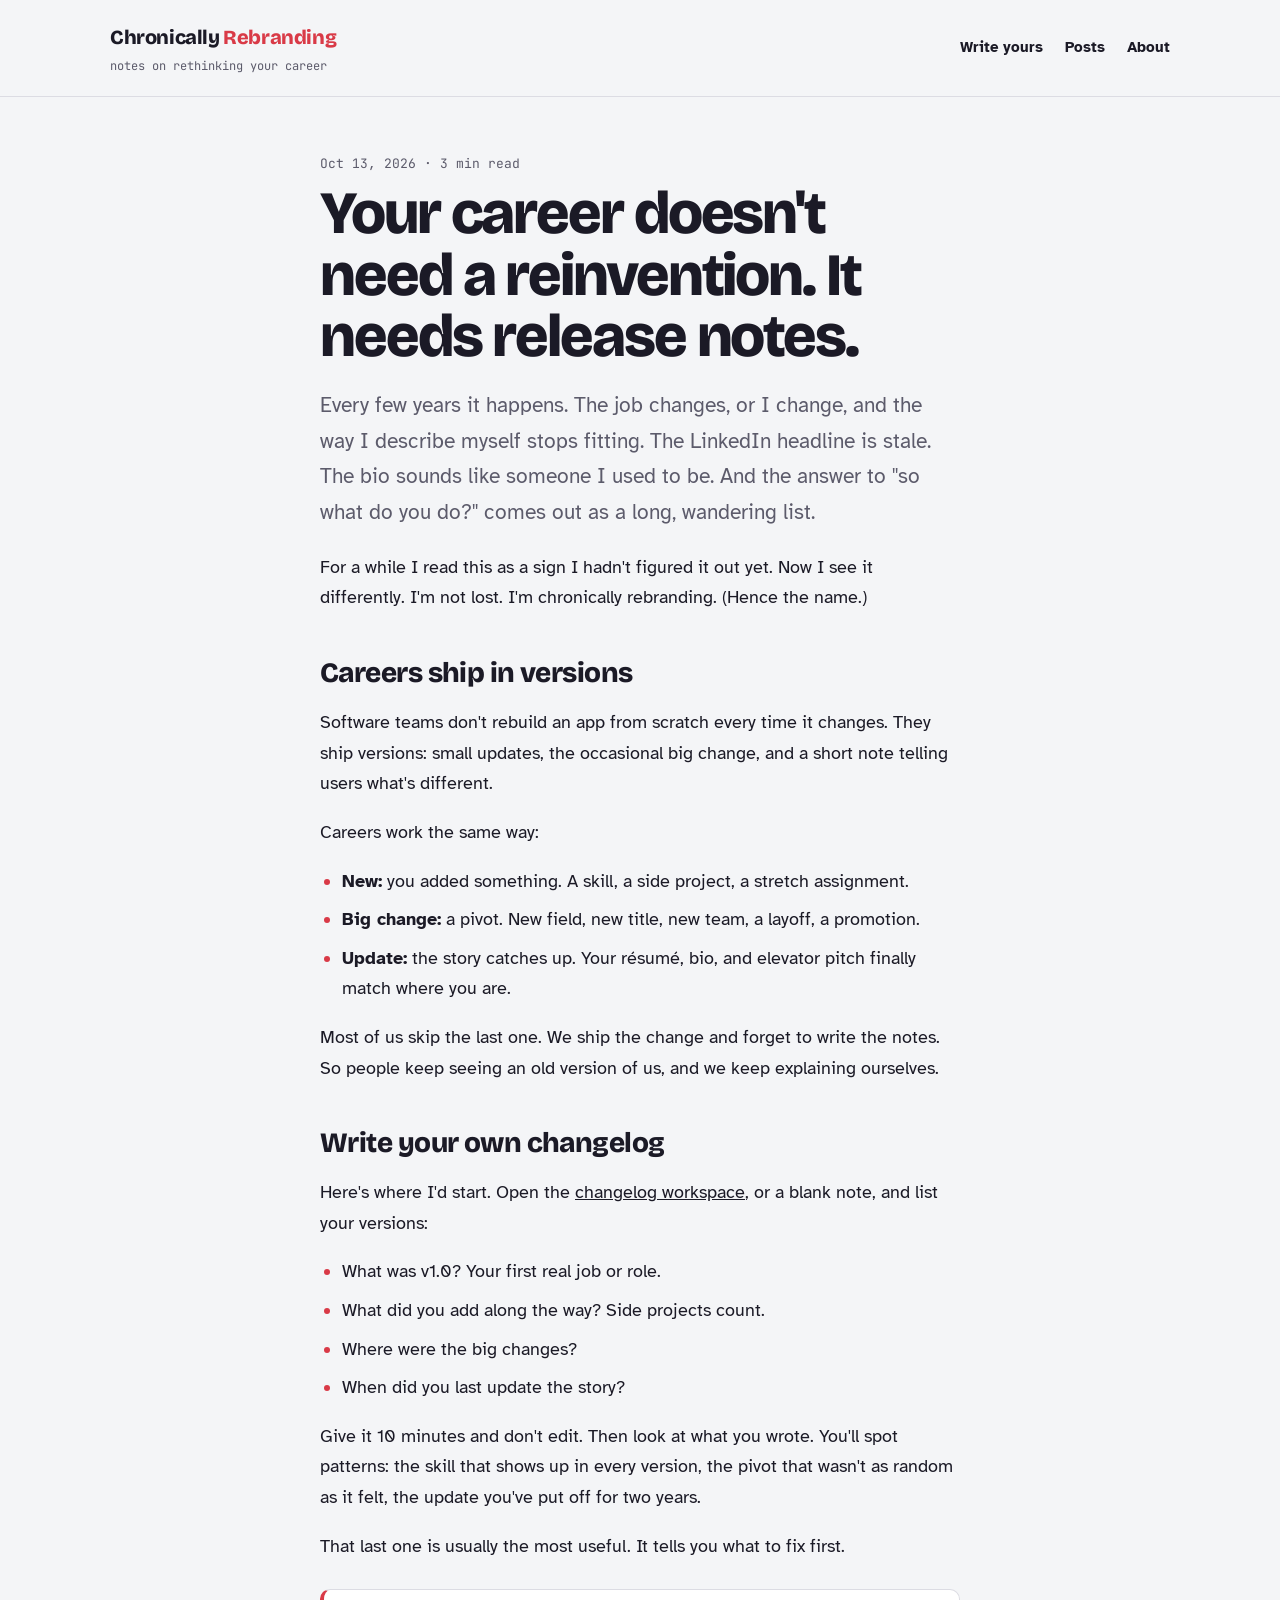
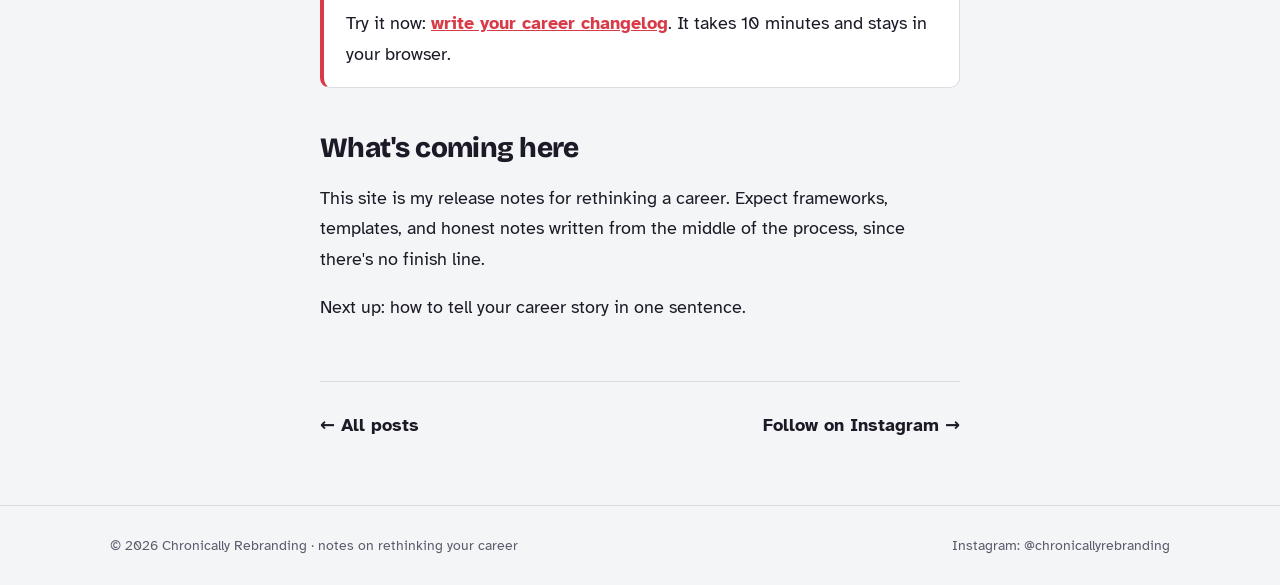
<file: posts/release-notes/index.html>
<!doctype html>
<html lang="en">
<head>
<meta charset="utf-8">
<meta name="viewport" content="width=device-width, initial-scale=1">
<title>Your career doesn't need a reinvention. It needs release notes. · Chronically Rebranding</title>
<meta name="description" content="Why careers ship in versions, and a 10-minute exercise to write your own career changelog.">
<meta property="og:title" content="Your career doesn't need a reinvention. It needs release notes.">
<meta property="og:description" content="Why careers ship in versions, and a 10-minute exercise to write your own career changelog.">
<link rel="preconnect" href="https://fonts.googleapis.com">
<link rel="stylesheet" href="https://fonts.googleapis.com/css2?family=Bricolage+Grotesque:opsz,wght@12..96,500;12..96,800&family=Atkinson+Hyperlegible:wght@400;700&family=JetBrains+Mono:wght@400;600&display=swap">
<link rel="stylesheet" href="/posts/post.css">
</head>
<body>
<header class="site">
  <div class="wrap">
    <div class="brand-block"><a class="mark" href="/">Chronically <span>Rebranding</span></a><span class="tagline">notes on rethinking your career</span></div>
    <nav aria-label="Main">
      <ul>
        <li><a href="/write/">Write yours</a></li>
        <li><a href="/posts/">Posts</a></li>
        <li><a href="/#about">About</a></li>
      </ul>
    </nav>
  </div>
</header>
<main class="narrow">
  <article>
    <p class="meta"><time datetime="2026-10-13">Oct 13, 2026</time> · 3 min read</p>
    <h1>Your career doesn't need a reinvention. It needs release notes.</h1>
    <p class="lead">Every few years it happens. The job changes, or I change, and the way I describe myself stops fitting. The LinkedIn headline is stale. The bio sounds like someone I used to be. And the answer to "so what do you do?" comes out as a long, wandering list.</p>
    <p>For a while I read this as a sign I hadn't figured it out yet. Now I see it differently. I'm not lost. I'm chronically rebranding. (Hence the name.)</p>

    <h2>Careers ship in versions</h2>
    <p>Software teams don't rebuild an app from scratch every time it changes. They ship versions: small updates, the occasional big change, and a short note telling users what's different.</p>
    <p>Careers work the same way:</p>
    <ul>
      <li><strong>New:</strong> you added something. A skill, a side project, a stretch assignment.</li>
      <li><strong>Big change:</strong> a pivot. New field, new title, new team, a layoff, a promotion.</li>
      <li><strong>Update:</strong> the story catches up. Your résumé, bio, and elevator pitch finally match where you are.</li>
    </ul>
    <p>Most of us skip the last one. We ship the change and forget to write the notes. So people keep seeing an old version of us, and we keep explaining ourselves.</p>

    <h2>Write your own changelog</h2>
    <p>Here's where I'd start. Open the <a href="/write/">changelog workspace</a>, or a blank note, and list your versions:</p>
    <ul>
      <li>What was v1.0? Your first real job or role.</li>
      <li>What did you add along the way? Side projects count.</li>
      <li>Where were the big changes?</li>
      <li>When did you last update the story?</li>
    </ul>
    <p>Give it 10 minutes and don't edit. Then look at what you wrote. You'll spot patterns: the skill that shows up in every version, the pivot that wasn't as random as it felt, the update you've put off for two years.</p>
    <p>That last one is usually the most useful. It tells you what to fix first.</p>
    <div class="callout">Try it now: <a href="/write/">write your career changelog</a>. It takes 10 minutes and stays in your browser.</div>

    <h2>What's coming here</h2>
    <p>This site is my release notes for rethinking a career. Expect frameworks, templates, and honest notes written from the middle of the process, since there's no finish line.</p>
    <p>Next up: how to tell your career story in one sentence.</p>
  </article>
  <div class="post-foot"><a href="/posts/">← All posts</a><a href="https://www.instagram.com/chronicallyrebranding/" rel="noopener">Follow on Instagram →</a></div>
</main>
<footer>
  <div class="wrap">
    <span>© 2026 Chronically Rebranding · notes on rethinking your career</span>
    <span>Instagram: @chronicallyrebranding</span>
  </div>
</footer>
</body>
</html>
</file>
<file: posts/post.css>
:root {
  --paper: #f4f5f7; --card: #ffffff; --ink: #1b1a26; --muted: #5c5b6b; --line: #dcdce3;
  --accent: #d93a47; --accent-soft: #fde4e5; --mint: #23806a; --mint-soft: #dcf2ec;
  --display: "Bricolage Grotesque", "Arial Black", system-ui, sans-serif;
  --body: "Atkinson Hyperlegible", system-ui, -apple-system, sans-serif;
  --mono: "JetBrains Mono", ui-monospace, Menlo, monospace;
}
@media (prefers-color-scheme: dark) {
  :root { --paper: #13131a; --card: #1c1c26; --ink: #f1f0f5; --muted: #a9a8b8; --line: #2e2e3b;
    --accent: #ff6b74; --accent-soft: #3a1f24; --mint: #6fd1b4; --mint-soft: #16322b; color-scheme: dark; }
}
* { box-sizing: border-box; }
body { margin: 0; background: var(--paper); color: var(--ink); font-family: var(--body); font-size: 18px; line-height: 1.7; }
a { color: inherit; }
a:focus-visible { outline: 3px solid var(--accent); outline-offset: 2px; border-radius: 4px; }
.wrap { max-width: 1100px; margin: 0 auto; padding-inline: 20px; }
.narrow { max-width: 680px; margin: 0 auto; padding-inline: 20px; }

header.site { padding-block: 20px; border-bottom: 1px solid var(--line); }
header.site .wrap { display: flex; flex-wrap: wrap; justify-content: space-between; align-items: center; gap: 12px 28px; }
.brand-block { display: flex; flex-direction: column; gap: 2px; }
.mark { font-family: var(--display); font-weight: 800; font-size: 20px; text-decoration: none; letter-spacing: -0.02em; }
.mark span { color: var(--accent); }
.tagline { font-family: var(--mono); font-size: 12px; color: var(--muted); }
nav ul { list-style: none; margin: 0; padding: 0; display: flex; flex-wrap: wrap; gap: 6px 22px; font-weight: 700; font-size: 15px; }
nav a { text-decoration: none; border-bottom: 2px solid transparent; padding-block: 3px; }
nav a:hover, nav a[aria-current="page"] { border-bottom-color: var(--accent); }

.label { font-family: var(--mono); font-size: 12px; letter-spacing: 0.1em; text-transform: uppercase; color: var(--accent); margin: 0 0 10px; }
h1 { font-family: var(--display); font-weight: 800; font-size: clamp(36px, 6vw, 60px); line-height: 1.02; letter-spacing: -0.035em; margin: 0 0 18px; text-wrap: balance; }
.meta { font-family: var(--mono); font-size: 13px; color: var(--muted); margin: 0 0 8px; }

/* post list */
.list-head { padding-block: 56px 24px; }
.list-head p { color: var(--muted); max-width: 36em; margin: 0; }
.posts { list-style: none; margin: 0 0 72px; padding: 0; border-top: 1px solid var(--line); }
.posts li { border-bottom: 1px solid var(--line); }
.posts a { display: grid; grid-template-columns: 120px minmax(0, 1fr); gap: 20px; padding-block: 24px; text-decoration: none; }
.posts a:hover h2 { color: var(--accent); }
.posts time { font-family: var(--mono); font-size: 13px; color: var(--muted); padding-top: 6px; }
.posts h2 { font-family: var(--display); font-weight: 800; font-size: clamp(22px, 3vw, 30px); letter-spacing: -0.02em; line-height: 1.15; margin: 0 0 6px; }
.posts p { margin: 0; color: var(--muted); }
.posts .soon { padding-block: 24px; color: var(--muted); font-family: var(--mono); font-size: 14px; }

/* article */
article { padding-block: 56px 40px; }
article .lead { font-size: 21px; color: var(--muted); }
article h2 { font-family: var(--display); font-weight: 800; font-size: 28px; letter-spacing: -0.02em; line-height: 1.15; margin: 44px 0 12px; }
article ul { padding-left: 1.2em; }
article li { margin-bottom: 8px; }
article li::marker { color: var(--accent); }
.callout { background: var(--card); border: 1px solid var(--line); border-left: 4px solid var(--accent); border-radius: 10px; padding: 18px 22px; margin: 28px 0; }
.callout a { font-weight: 700; color: var(--accent); }
.post-foot { border-top: 1px solid var(--line); padding-block: 28px 64px; display: flex; flex-wrap: wrap; justify-content: space-between; gap: 12px; font-weight: 700; }
.post-foot a { text-decoration: none; }
.post-foot a:hover { color: var(--accent); }

footer { border-top: 1px solid var(--line); padding-block: 28px; font-size: 14px; color: var(--muted); }
footer .wrap { display: flex; flex-wrap: wrap; justify-content: space-between; gap: 10px; }
@media (max-width: 560px) { .posts a { grid-template-columns: minmax(0, 1fr); gap: 4px; } }
</file>
